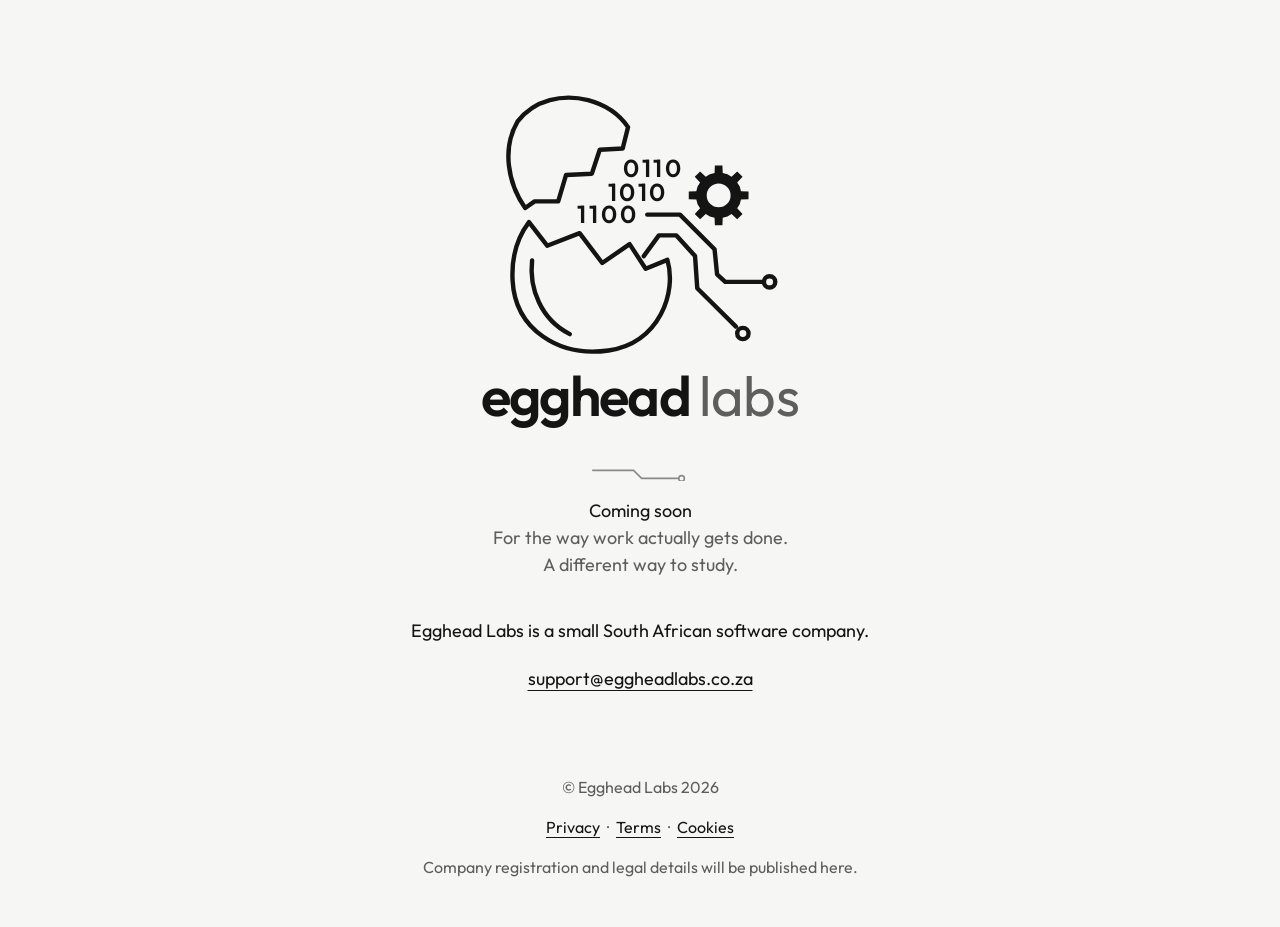
<file: index.html>
<!doctype html>
<html lang="en-ZA">
<head>
<meta charset="utf-8">
<meta name="viewport" content="width=device-width, initial-scale=1">
<title>Egghead Labs</title>
<meta name="theme-color" content="#F6F6F4" media="(prefers-color-scheme: light)">
<meta name="theme-color" content="#111111" media="(prefers-color-scheme: dark)">
<link rel="icon" href="assets/favicon.svg" type="image/svg+xml">
<meta name="description" content="Egghead Labs is a small South African software company.">
<link rel="preload" href="assets/fonts/outfit-latin-400-600.woff2" as="font" type="font/woff2" crossorigin>
<link rel="stylesheet" href="style.css">
</head>
<body>
<main>
  <div class="lockup">
      <svg class="mark" viewBox="40 50 890 845" fill="none" stroke="currentColor" stroke-width="14" stroke-linecap="round" stroke-linejoin="round" role="img" aria-label="Egghead mark: a cracked egg with its cap lifted, three rows of binary, a gear and two circuit traces">
  <path class="cap" d="M120 425 C64 345 46 235 96 150 C150 80 240 62 320 82 C380 98 420 128 447 168 L430 236 L357 240 L332 316 L250 320 L225 404 L150 404 Z"/>
  <g class="body">
    <path d="M132 470 L190 545 L293 505 L365 600 L452 540 L503 618 L572 590 C602 690 550 852 385 878 C228 900 88 812 80 655 C76 580 98 515 132 470 Z"/>
    <path d="M142 592 C132 680 170 780 262 826"/>
    <g class="bits" fill="currentColor" stroke="none" font-family="Outfit, system-ui, sans-serif" font-weight="600" font-size="78" lengthAdjust="spacing">
      <text x="430" y="327" textLength="186">0110</text>
      <text x="383" y="402" textLength="183">1010</text>
      <text x="285" y="472" textLength="186">1100</text>
    </g>
    <path class="gear" d="M707 318 L722 314 L723 290 L747 290 L748 314 L763 318 L776 326 L794 309 L811 326 L794 344 L802 357 L806 372 L830 373 L830 397 L806 398 L802 413 L794 426 L811 444 L794 461 L776 444 L763 452 L748 456 L747 480 L723 480 L722 456 L707 452 L694 444 L676 461 L659 444 L676 426 L668 413 L664 398 L640 397 L640 373 L664 372 L668 357 L676 344 L659 326 L676 309 L694 326 Z M773 385 A38 38 0 1 0 697 385 A38 38 0 1 0 773 385 Z" fill="currentColor" fill-rule="evenodd" stroke="none"/>
    <path d="M508 446 H612 L722 556 L730 636 L756 660 H876"/><circle cx="897" cy="660" r="18"/>
    <path d="M497 578 L545 512 H600 L660 578 L667 680 L790 802"/><circle cx="812" cy="824" r="18"/>
  </g>
      </svg>
    <h1>egghead <span class="labs">labs</span></h1>
  </div>
  <div class="soon">
    <svg class="trace" viewBox="0 0 120 16" fill="none" stroke="currentColor" stroke-width="2" stroke-linecap="round" aria-hidden="true" focusable="false"><path d="M1 3 H52 L62 13 H107"/><circle cx="112" cy="13" r="3.5"/></svg>
    <p class="lead">Coming soon</p>
    <p>For the way work actually gets done.</p>
    <p>A different way to study.</p>
  </div>
  <p class="fact">Egghead Labs is a small South African software company.</p>
  <p class="mail"><a href="mailto:support@eggheadlabs.co.za">support@eggheadlabs.co.za</a></p>
</main>
<footer>
  <p>&copy; Egghead Labs 2026</p>
  <p><a href="privacy/">Privacy</a> · <a href="terms/">Terms</a> · <a href="cookies/">Cookies</a></p>
  <p>Company registration and legal details will be published here.</p>
</footer>
</body>
</html>
</file>
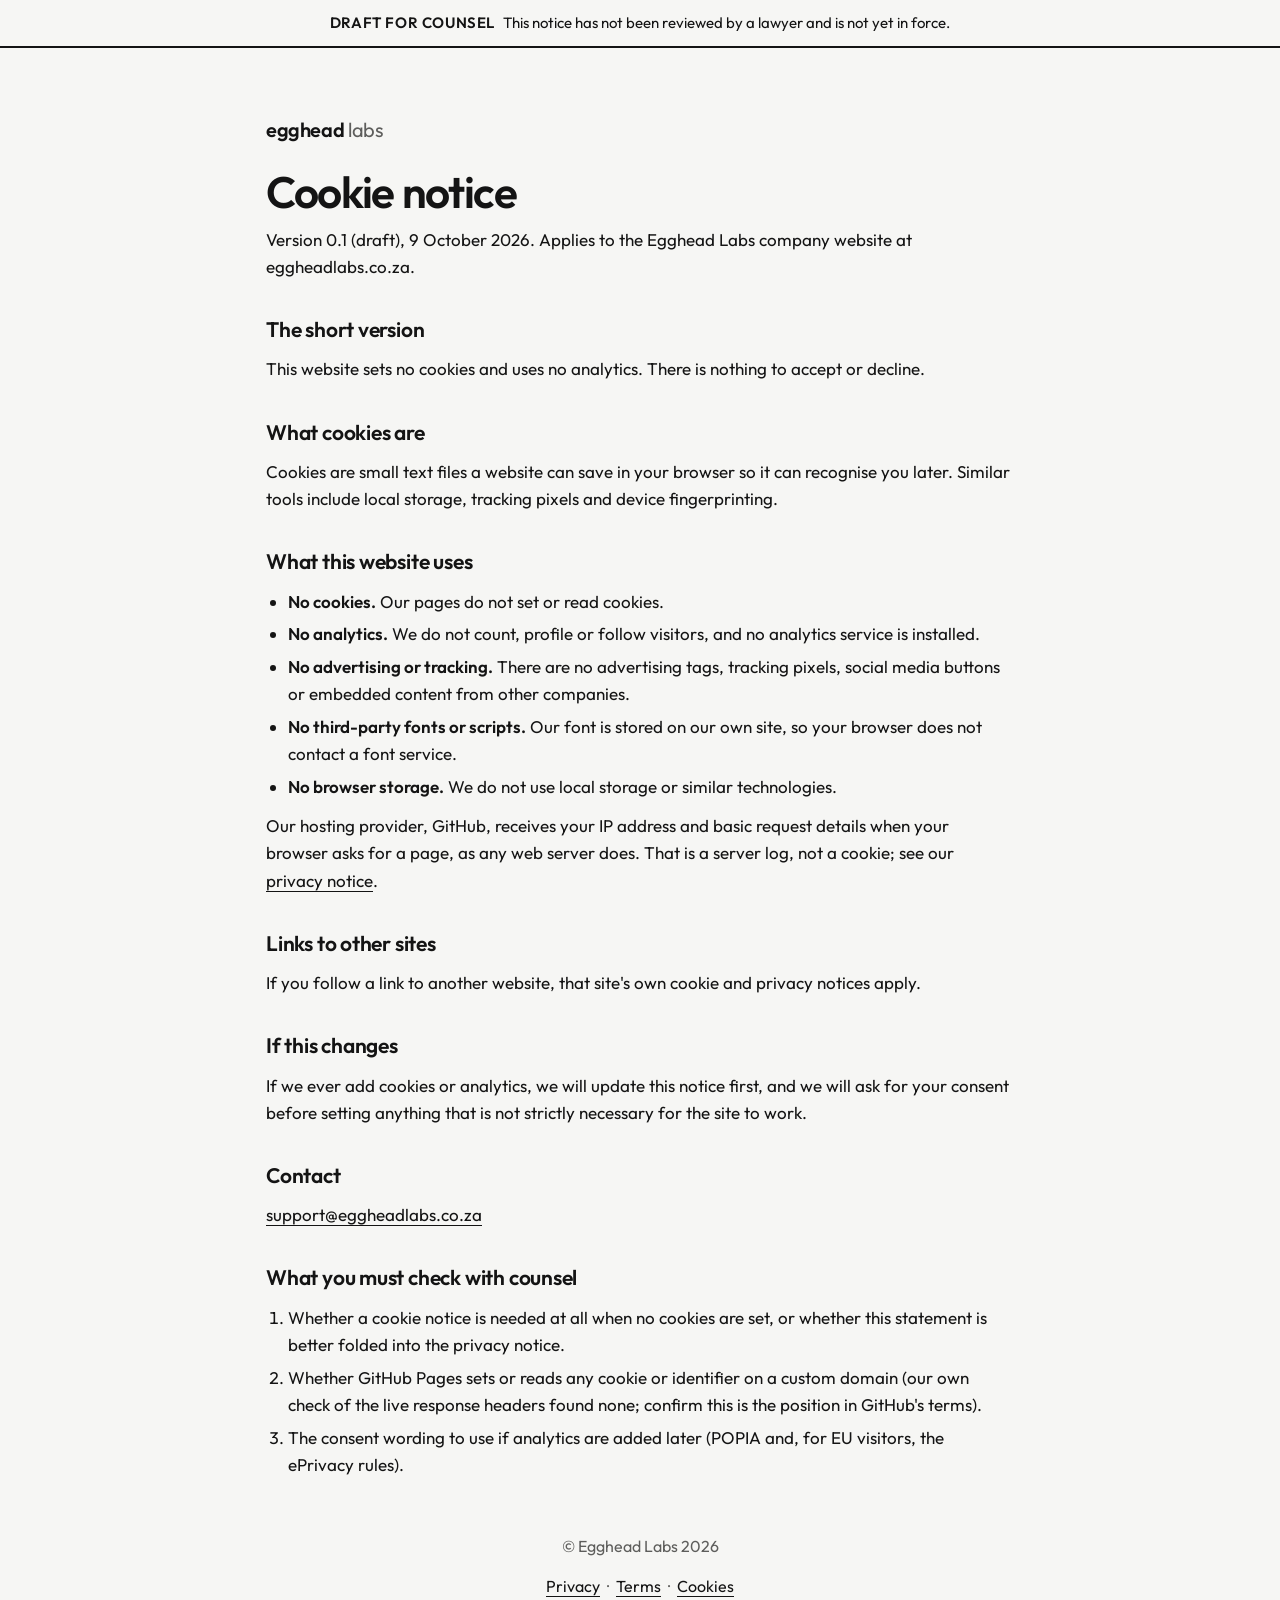
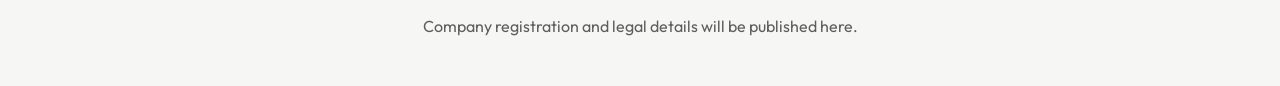
<file: cookies/index.html>
<!doctype html>
<html lang="en-ZA">
<head>
<meta charset="utf-8">
<meta name="viewport" content="width=device-width, initial-scale=1">
<title>Cookie notice | Egghead Labs</title>
<meta name="theme-color" content="#F6F6F4" media="(prefers-color-scheme: light)">
<meta name="theme-color" content="#111111" media="(prefers-color-scheme: dark)">
<link rel="icon" href="../assets/favicon.svg" type="image/svg+xml">
<meta name="description" content="Egghead Labs cookie notice: DRAFT FOR COUNSEL.">
<link rel="preload" href="../assets/fonts/outfit-latin-400-600.woff2" as="font" type="font/woff2" crossorigin>
<link rel="stylesheet" href="../style.css">
</head>
<body class="legal">
<div class="draft" role="status"><strong>DRAFT FOR COUNSEL</strong> This notice has not been reviewed by a lawyer and is not yet in force.</div>
<main>
<article class="prose">
<p class="home"><a href="../">egghead <span class="labs">labs</span></a></p>
<h1>Cookie notice</h1>
<p>Version 0.1 (draft), 9 October 2026. Applies to the Egghead Labs company website at eggheadlabs.co.za.</p>
<h2 id="the-short-version">The short version</h2>
<p>This website sets no cookies and uses no analytics. There is nothing to accept or decline.</p>
<h2 id="what-cookies-are">What cookies are</h2>
<p>Cookies are small text files a website can save in your browser so it can recognise you later. Similar tools include local storage, tracking pixels and device fingerprinting.</p>
<h2 id="what-this-website-uses">What this website uses</h2>
<ul><li><strong>No cookies.</strong> Our pages do not set or read cookies.</li><li><strong>No analytics.</strong> We do not count, profile or follow visitors, and no analytics service is installed.</li><li><strong>No advertising or tracking.</strong> There are no advertising tags, tracking pixels, social media buttons or embedded content from other companies.</li><li><strong>No third-party fonts or scripts.</strong> Our font is stored on our own site, so your browser does not contact a font service.</li><li><strong>No browser storage.</strong> We do not use local storage or similar technologies.</li></ul>
<p>Our hosting provider, GitHub, receives your IP address and basic request details when your browser asks for a page, as any web server does. That is a server log, not a cookie; see our <a href="../privacy/">privacy notice</a>.</p>
<h2 id="links-to-other-sites">Links to other sites</h2>
<p>If you follow a link to another website, that site's own cookie and privacy notices apply.</p>
<h2 id="if-this-changes">If this changes</h2>
<p>If we ever add cookies or analytics, we will update this notice first, and we will ask for your consent before setting anything that is not strictly necessary for the site to work.</p>
<h2 id="contact">Contact</h2>
<p><a href="mailto:support@eggheadlabs.co.za">support@eggheadlabs.co.za</a></p>
<h2 id="what-you-must-check-with-counsel">What you must check with counsel</h2>
<ol><li>Whether a cookie notice is needed at all when no cookies are set, or whether this statement is better folded into the privacy notice.</li><li>Whether GitHub Pages sets or reads any cookie or identifier on a custom domain (our own check of the live response headers found none; confirm this is the position in GitHub's terms).</li><li>The consent wording to use if analytics are added later (POPIA and, for EU visitors, the ePrivacy rules).</li></ol>
</article>
</main>
<footer>
  <p>&copy; Egghead Labs 2026</p>
  <p><a href="../privacy/">Privacy</a> · <a href="../terms/">Terms</a> · <a href="./" aria-current="page">Cookies</a></p>
  <p>Company registration and legal details will be published here.</p>
</footer>
</body>
</html>
</file>
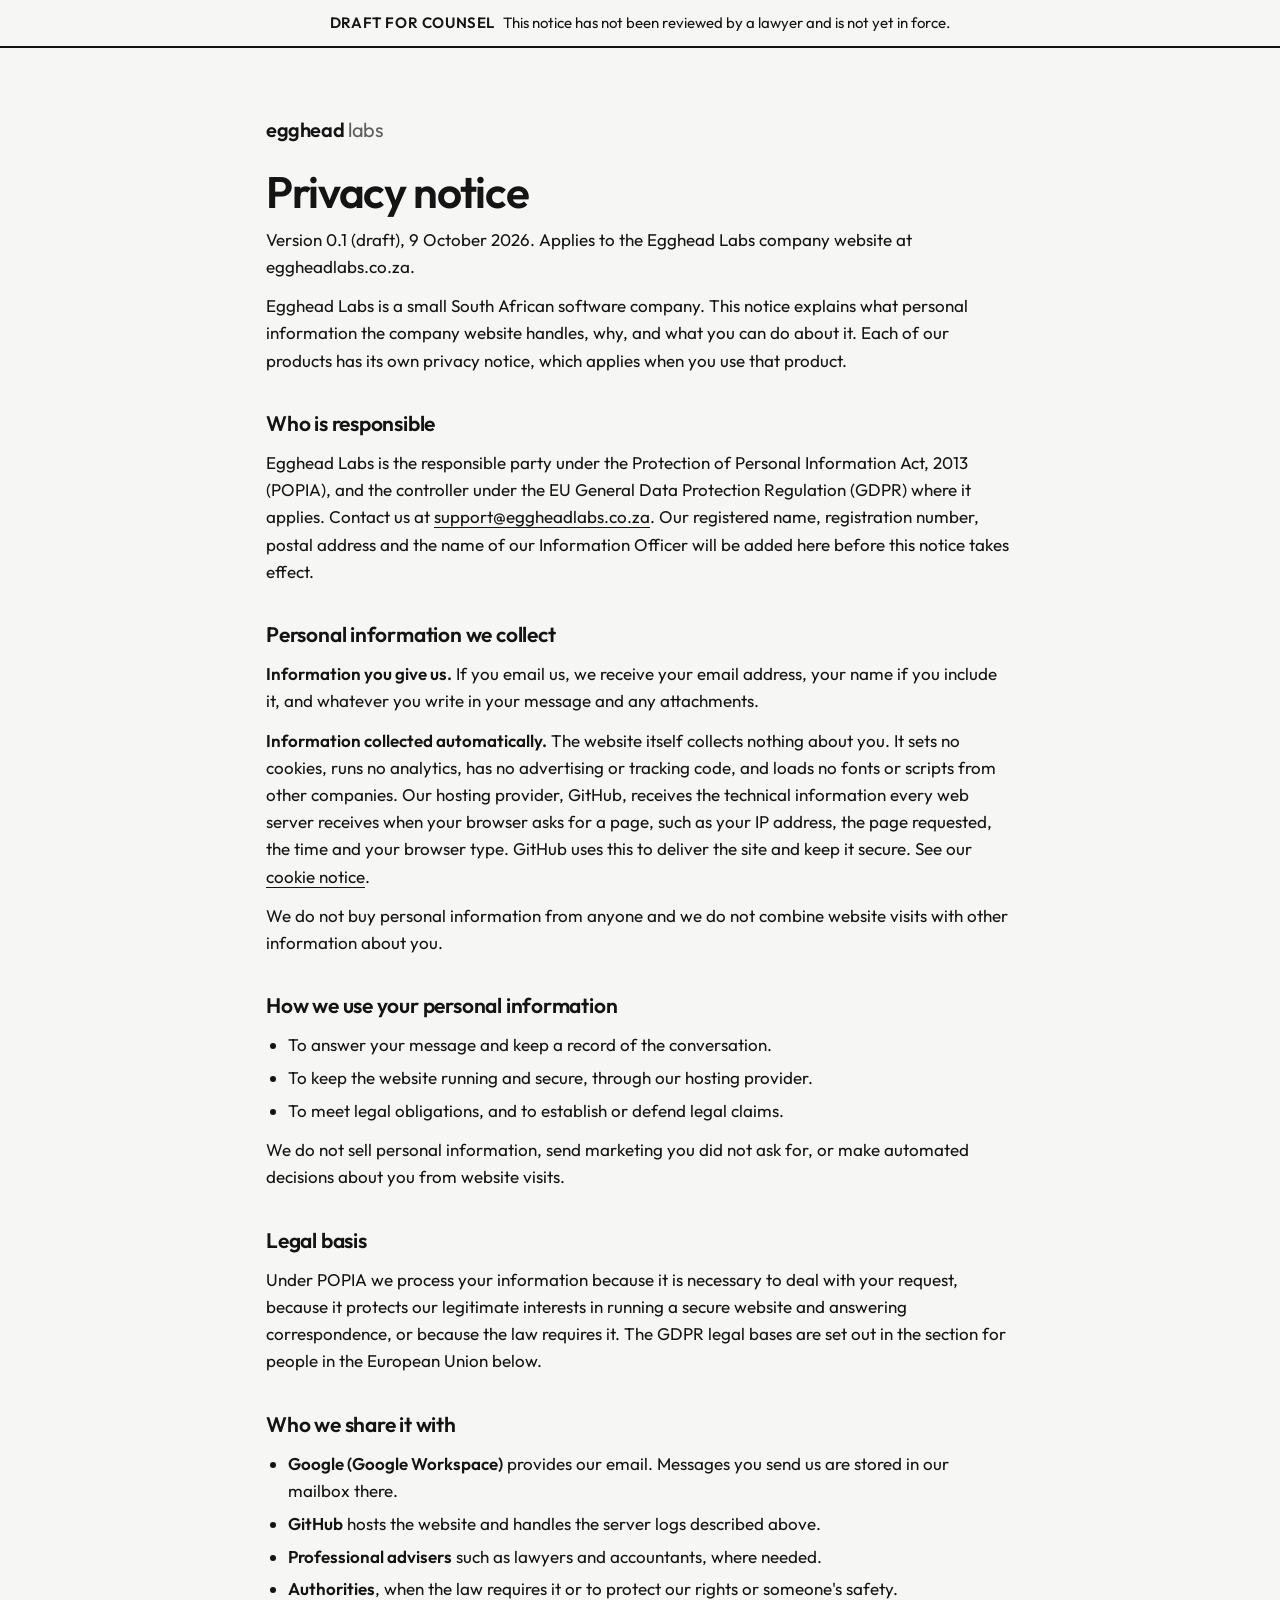
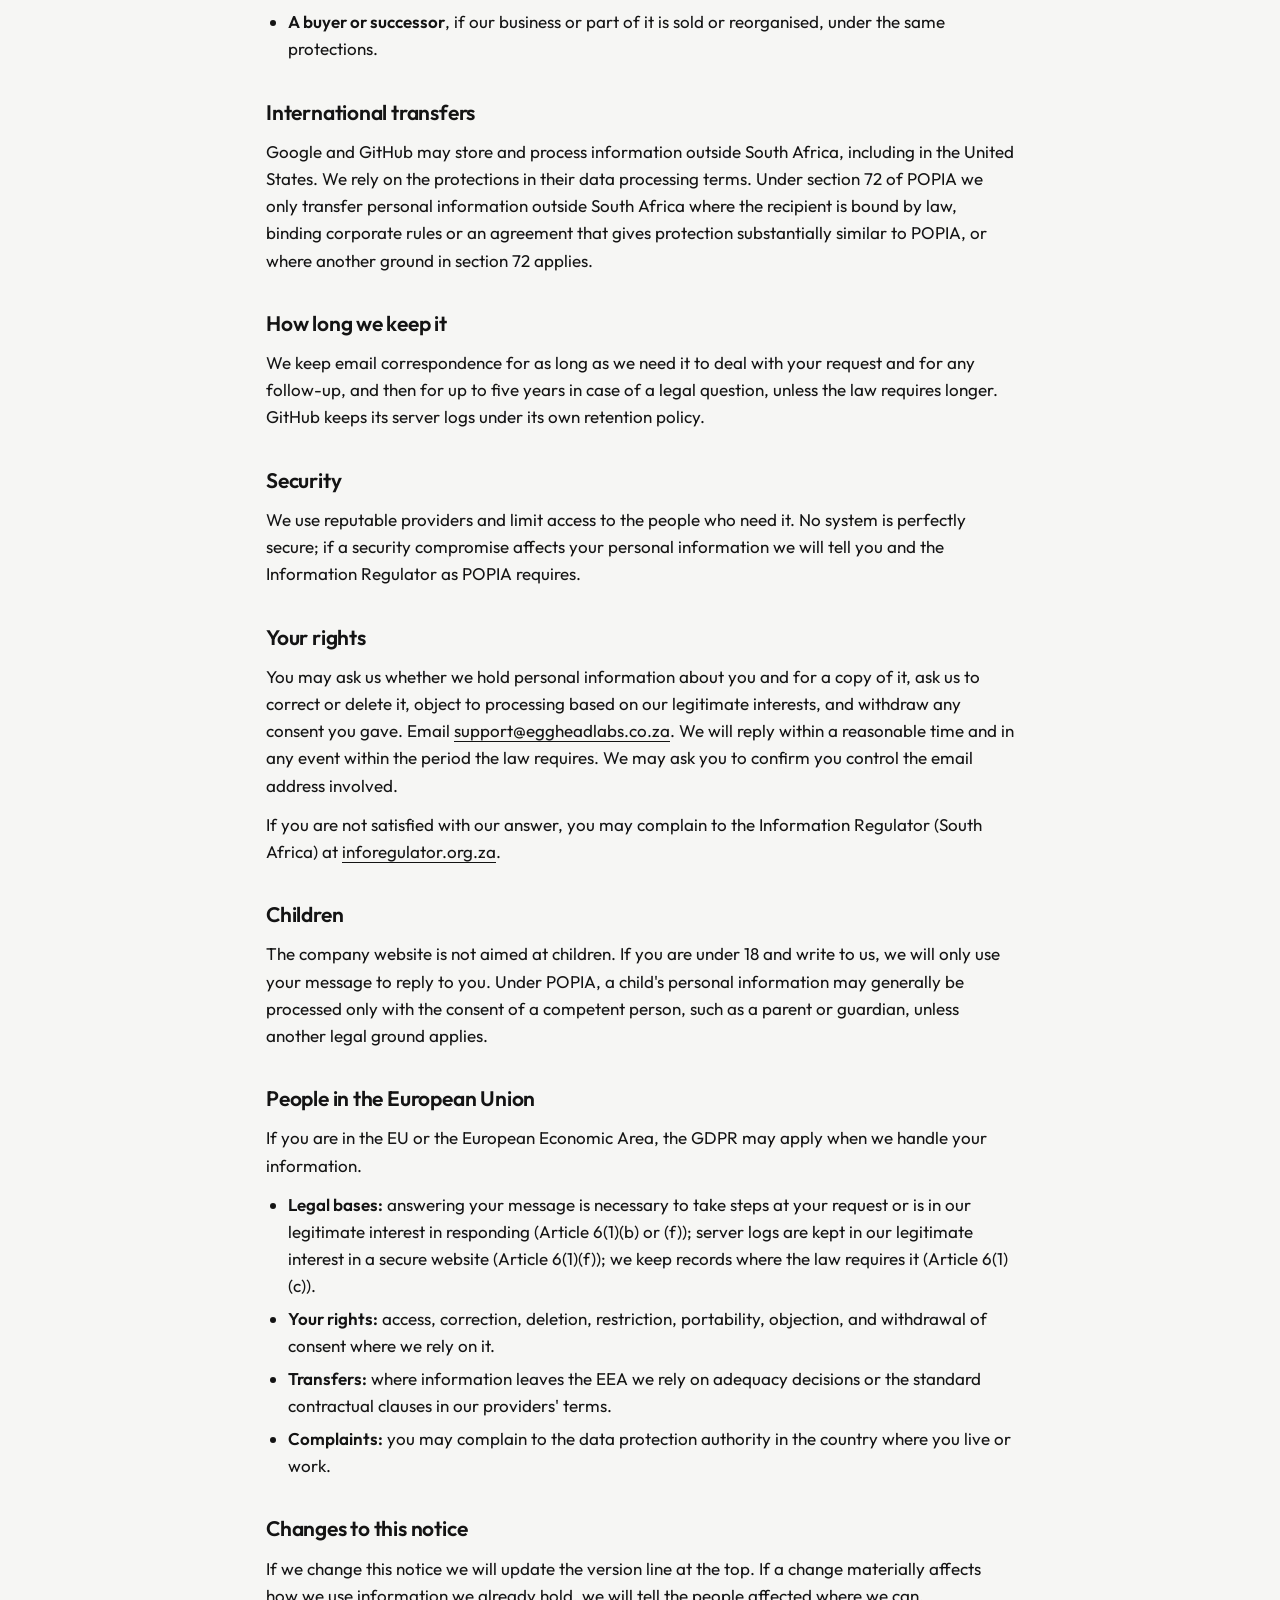
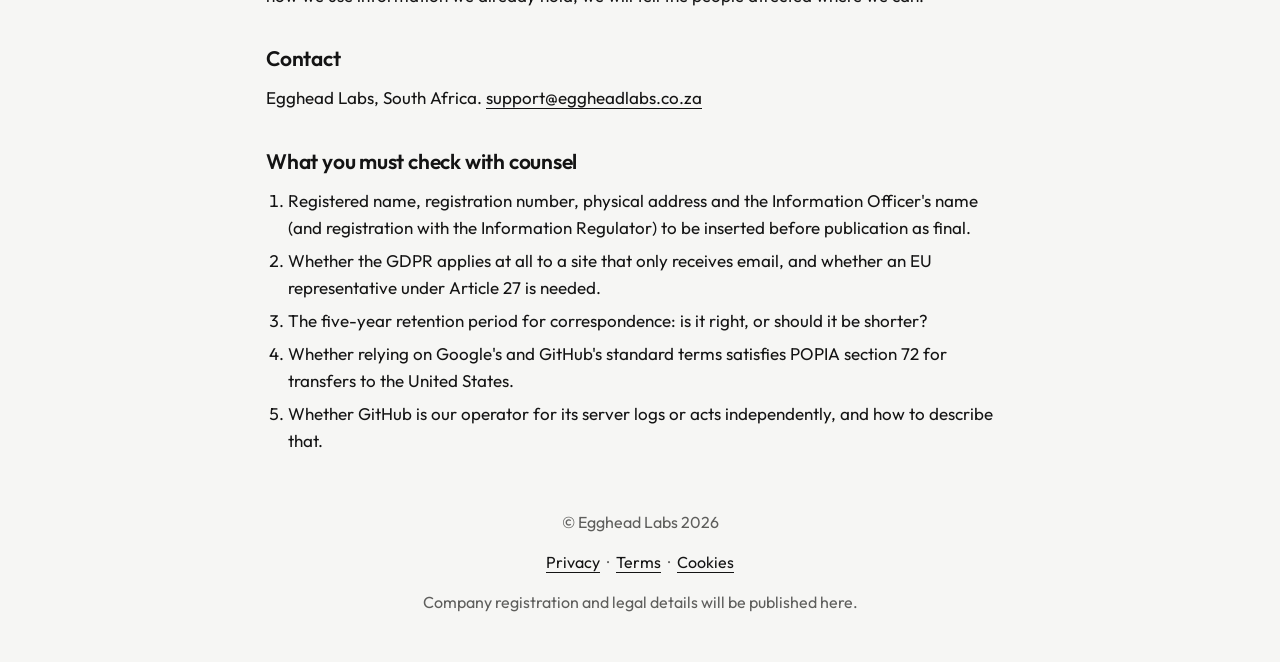
<file: privacy/index.html>
<!doctype html>
<html lang="en-ZA">
<head>
<meta charset="utf-8">
<meta name="viewport" content="width=device-width, initial-scale=1">
<title>Privacy notice | Egghead Labs</title>
<meta name="theme-color" content="#F6F6F4" media="(prefers-color-scheme: light)">
<meta name="theme-color" content="#111111" media="(prefers-color-scheme: dark)">
<link rel="icon" href="../assets/favicon.svg" type="image/svg+xml">
<meta name="description" content="Egghead Labs privacy notice: DRAFT FOR COUNSEL.">
<link rel="preload" href="../assets/fonts/outfit-latin-400-600.woff2" as="font" type="font/woff2" crossorigin>
<link rel="stylesheet" href="../style.css">
</head>
<body class="legal">
<div class="draft" role="status"><strong>DRAFT FOR COUNSEL</strong> This notice has not been reviewed by a lawyer and is not yet in force.</div>
<main>
<article class="prose">
<p class="home"><a href="../">egghead <span class="labs">labs</span></a></p>
<h1>Privacy notice</h1>
<p>Version 0.1 (draft), 9 October 2026. Applies to the Egghead Labs company website at eggheadlabs.co.za.</p><p>Egghead Labs is a small South African software company. This notice explains what personal information the company website handles, why, and what you can do about it. Each of our products has its own privacy notice, which applies when you use that product.</p>
<h2 id="who-is-responsible">Who is responsible</h2>
<p>Egghead Labs is the responsible party under the Protection of Personal Information Act, 2013 (POPIA), and the controller under the EU General Data Protection Regulation (GDPR) where it applies. Contact us at <a href="mailto:support@eggheadlabs.co.za">support@eggheadlabs.co.za</a>. Our registered name, registration number, postal address and the name of our Information Officer will be added here before this notice takes effect.</p>
<h2 id="personal-information-we-collect">Personal information we collect</h2>
<p><strong>Information you give us.</strong> If you email us, we receive your email address, your name if you include it, and whatever you write in your message and any attachments.</p>
<p><strong>Information collected automatically.</strong> The website itself collects nothing about you. It sets no cookies, runs no analytics, has no advertising or tracking code, and loads no fonts or scripts from other companies. Our hosting provider, GitHub, receives the technical information every web server receives when your browser asks for a page, such as your IP address, the page requested, the time and your browser type. GitHub uses this to deliver the site and keep it secure. See our <a href="../cookies/">cookie notice</a>.</p>
<p>We do not buy personal information from anyone and we do not combine website visits with other information about you.</p>
<h2 id="how-we-use-your-personal-information">How we use your personal information</h2>
<ul><li>To answer your message and keep a record of the conversation.</li><li>To keep the website running and secure, through our hosting provider.</li><li>To meet legal obligations, and to establish or defend legal claims.</li></ul>
<p>We do not sell personal information, send marketing you did not ask for, or make automated decisions about you from website visits.</p>
<h2 id="legal-basis">Legal basis</h2>
<p>Under POPIA we process your information because it is necessary to deal with your request, because it protects our legitimate interests in running a secure website and answering correspondence, or because the law requires it. The GDPR legal bases are set out in the section for people in the European Union below.</p>
<h2 id="who-we-share-it-with">Who we share it with</h2>
<ul><li><strong>Google (Google Workspace)</strong> provides our email. Messages you send us are stored in our mailbox there.</li><li><strong>GitHub</strong> hosts the website and handles the server logs described above.</li><li><strong>Professional advisers</strong> such as lawyers and accountants, where needed.</li><li><strong>Authorities</strong>, when the law requires it or to protect our rights or someone's safety.</li><li><strong>A buyer or successor</strong>, if our business or part of it is sold or reorganised, under the same protections.</li></ul>
<h2 id="international-transfers">International transfers</h2>
<p>Google and GitHub may store and process information outside South Africa, including in the United States. We rely on the protections in their data processing terms. Under section 72 of POPIA we only transfer personal information outside South Africa where the recipient is bound by law, binding corporate rules or an agreement that gives protection substantially similar to POPIA, or where another ground in section 72 applies.</p>
<h2 id="how-long-we-keep-it">How long we keep it</h2>
<p>We keep email correspondence for as long as we need it to deal with your request and for any follow-up, and then for up to five years in case of a legal question, unless the law requires longer. GitHub keeps its server logs under its own retention policy.</p>
<h2 id="security">Security</h2>
<p>We use reputable providers and limit access to the people who need it. No system is perfectly secure; if a security compromise affects your personal information we will tell you and the Information Regulator as POPIA requires.</p>
<h2 id="your-rights">Your rights</h2>
<p>You may ask us whether we hold personal information about you and for a copy of it, ask us to correct or delete it, object to processing based on our legitimate interests, and withdraw any consent you gave. Email <a href="mailto:support@eggheadlabs.co.za">support@eggheadlabs.co.za</a>. We will reply within a reasonable time and in any event within the period the law requires. We may ask you to confirm you control the email address involved.</p>
<p>If you are not satisfied with our answer, you may complain to the Information Regulator (South Africa) at <a href="https://inforegulator.org.za/">inforegulator.org.za</a>.</p>
<h2 id="children">Children</h2>
<p>The company website is not aimed at children. If you are under 18 and write to us, we will only use your message to reply to you. Under POPIA, a child's personal information may generally be processed only with the consent of a competent person, such as a parent or guardian, unless another legal ground applies.</p>
<h2 id="people-in-the-european-union">People in the European Union</h2>
<p>If you are in the EU or the European Economic Area, the GDPR may apply when we handle your information.</p>
<ul><li><strong>Legal bases:</strong> answering your message is necessary to take steps at your request or is in our legitimate interest in responding (Article 6(1)(b) or (f)); server logs are kept in our legitimate interest in a secure website (Article 6(1)(f)); we keep records where the law requires it (Article 6(1)(c)).</li><li><strong>Your rights:</strong> access, correction, deletion, restriction, portability, objection, and withdrawal of consent where we rely on it.</li><li><strong>Transfers:</strong> where information leaves the EEA we rely on adequacy decisions or the standard contractual clauses in our providers' terms.</li><li><strong>Complaints:</strong> you may complain to the data protection authority in the country where you live or work.</li></ul>
<h2 id="changes-to-this-notice">Changes to this notice</h2>
<p>If we change this notice we will update the version line at the top. If a change materially affects how we use information we already hold, we will tell the people affected where we can.</p>
<h2 id="contact">Contact</h2>
<p>Egghead Labs, South Africa. <a href="mailto:support@eggheadlabs.co.za">support@eggheadlabs.co.za</a></p>
<h2 id="what-you-must-check-with-counsel">What you must check with counsel</h2>
<ol><li>Registered name, registration number, physical address and the Information Officer's name (and registration with the Information Regulator) to be inserted before publication as final.</li><li>Whether the GDPR applies at all to a site that only receives email, and whether an EU representative under Article 27 is needed.</li><li>The five-year retention period for correspondence: is it right, or should it be shorter?</li><li>Whether relying on Google's and GitHub's standard terms satisfies POPIA section 72 for transfers to the United States.</li><li>Whether GitHub is our operator for its server logs or acts independently, and how to describe that.</li></ol>
</article>
</main>
<footer>
  <p>&copy; Egghead Labs 2026</p>
  <p><a href="./" aria-current="page">Privacy</a> · <a href="../terms/">Terms</a> · <a href="../cookies/">Cookies</a></p>
  <p>Company registration and legal details will be published here.</p>
</footer>
</body>
</html>
</file>
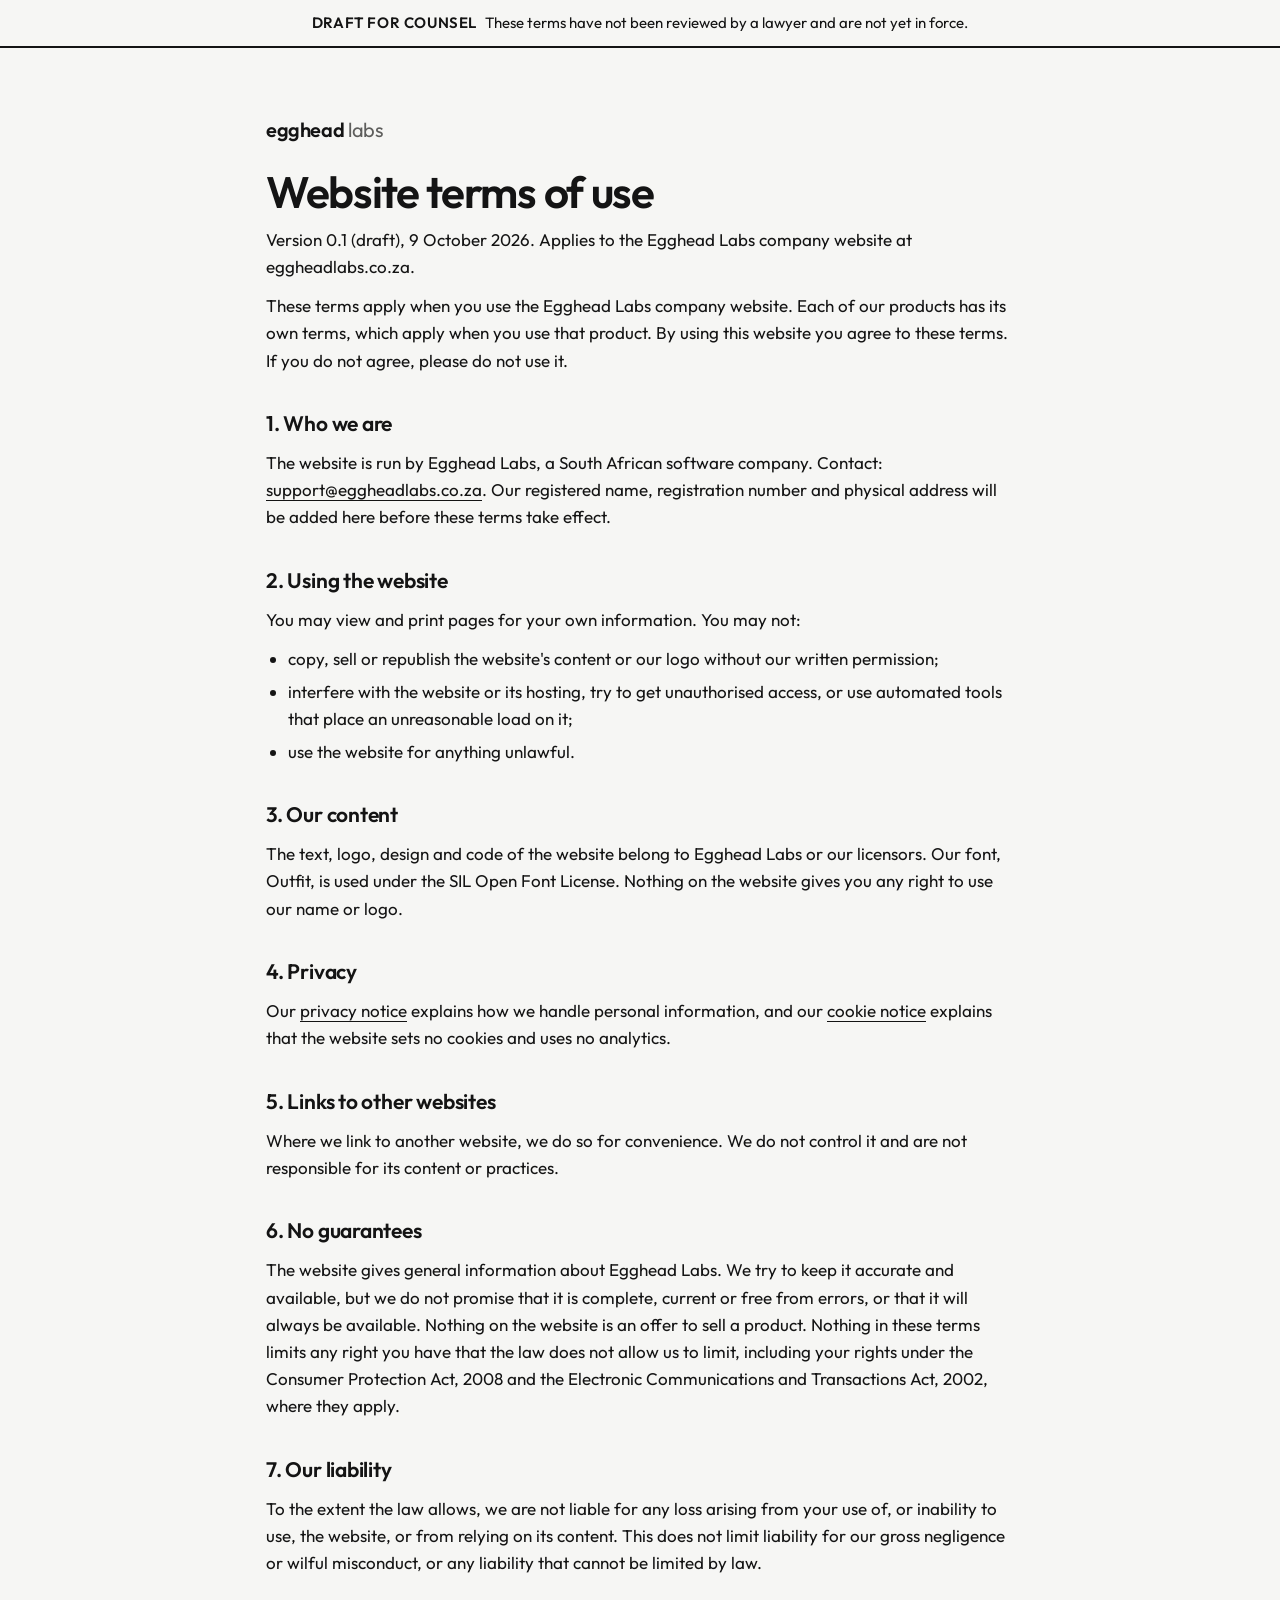
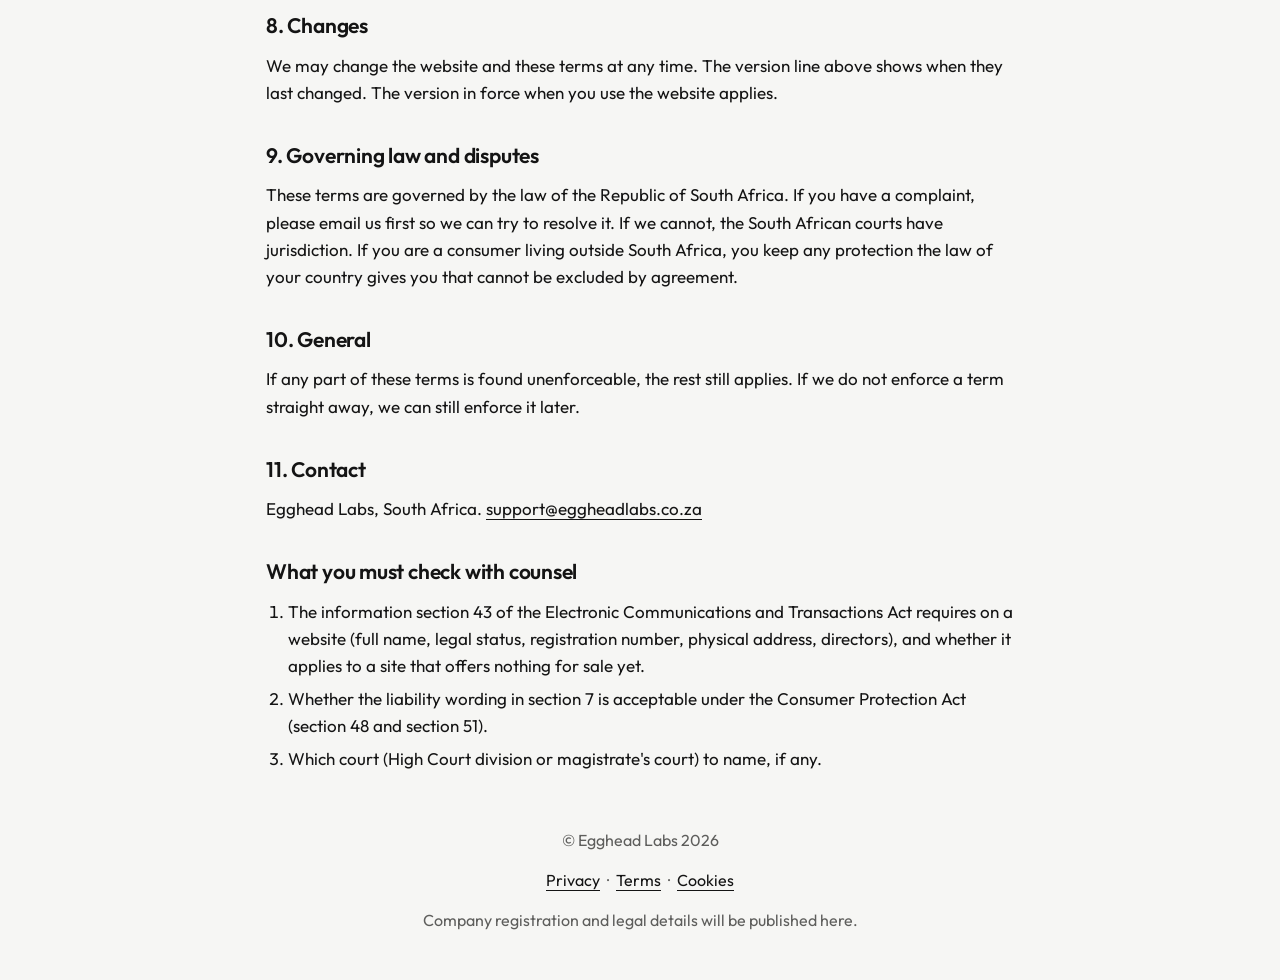
<file: terms/index.html>
<!doctype html>
<html lang="en-ZA">
<head>
<meta charset="utf-8">
<meta name="viewport" content="width=device-width, initial-scale=1">
<title>Website terms of use | Egghead Labs</title>
<meta name="theme-color" content="#F6F6F4" media="(prefers-color-scheme: light)">
<meta name="theme-color" content="#111111" media="(prefers-color-scheme: dark)">
<link rel="icon" href="../assets/favicon.svg" type="image/svg+xml">
<meta name="description" content="Egghead Labs website terms of use: DRAFT FOR COUNSEL.">
<link rel="preload" href="../assets/fonts/outfit-latin-400-600.woff2" as="font" type="font/woff2" crossorigin>
<link rel="stylesheet" href="../style.css">
</head>
<body class="legal">
<div class="draft" role="status"><strong>DRAFT FOR COUNSEL</strong> These terms have not been reviewed by a lawyer and are not yet in force.</div>
<main>
<article class="prose">
<p class="home"><a href="../">egghead <span class="labs">labs</span></a></p>
<h1>Website terms of use</h1>
<p>Version 0.1 (draft), 9 October 2026. Applies to the Egghead Labs company website at eggheadlabs.co.za.</p><p>These terms apply when you use the Egghead Labs company website. Each of our products has its own terms, which apply when you use that product. By using this website you agree to these terms. If you do not agree, please do not use it.</p>
<h2 id="1-who-we-are">1. Who we are</h2>
<p>The website is run by Egghead Labs, a South African software company. Contact: <a href="mailto:support@eggheadlabs.co.za">support@eggheadlabs.co.za</a>. Our registered name, registration number and physical address will be added here before these terms take effect.</p>
<h2 id="2-using-the-website">2. Using the website</h2>
<p>You may view and print pages for your own information. You may not:</p>
<ul><li>copy, sell or republish the website's content or our logo without our written permission;</li><li>interfere with the website or its hosting, try to get unauthorised access, or use automated tools that place an unreasonable load on it;</li><li>use the website for anything unlawful.</li></ul>
<h2 id="3-our-content">3. Our content</h2>
<p>The text, logo, design and code of the website belong to Egghead Labs or our licensors. Our font, Outfit, is used under the SIL Open Font License. Nothing on the website gives you any right to use our name or logo.</p>
<h2 id="4-privacy">4. Privacy</h2>
<p>Our <a href="../privacy/">privacy notice</a> explains how we handle personal information, and our <a href="../cookies/">cookie notice</a> explains that the website sets no cookies and uses no analytics.</p>
<h2 id="5-links-to-other-websites">5. Links to other websites</h2>
<p>Where we link to another website, we do so for convenience. We do not control it and are not responsible for its content or practices.</p>
<h2 id="6-no-guarantees">6. No guarantees</h2>
<p>The website gives general information about Egghead Labs. We try to keep it accurate and available, but we do not promise that it is complete, current or free from errors, or that it will always be available. Nothing on the website is an offer to sell a product. Nothing in these terms limits any right you have that the law does not allow us to limit, including your rights under the Consumer Protection Act, 2008 and the Electronic Communications and Transactions Act, 2002, where they apply.</p>
<h2 id="7-our-liability">7. Our liability</h2>
<p>To the extent the law allows, we are not liable for any loss arising from your use of, or inability to use, the website, or from relying on its content. This does not limit liability for our gross negligence or wilful misconduct, or any liability that cannot be limited by law.</p>
<h2 id="8-changes">8. Changes</h2>
<p>We may change the website and these terms at any time. The version line above shows when they last changed. The version in force when you use the website applies.</p>
<h2 id="9-governing-law-and-disputes">9. Governing law and disputes</h2>
<p>These terms are governed by the law of the Republic of South Africa. If you have a complaint, please email us first so we can try to resolve it. If we cannot, the South African courts have jurisdiction. If you are a consumer living outside South Africa, you keep any protection the law of your country gives you that cannot be excluded by agreement.</p>
<h2 id="10-general">10. General</h2>
<p>If any part of these terms is found unenforceable, the rest still applies. If we do not enforce a term straight away, we can still enforce it later.</p>
<h2 id="11-contact">11. Contact</h2>
<p>Egghead Labs, South Africa. <a href="mailto:support@eggheadlabs.co.za">support@eggheadlabs.co.za</a></p>
<h2 id="what-you-must-check-with-counsel">What you must check with counsel</h2>
<ol><li>The information section 43 of the Electronic Communications and Transactions Act requires on a website (full name, legal status, registration number, physical address, directors), and whether it applies to a site that offers nothing for sale yet.</li><li>Whether the liability wording in section 7 is acceptable under the Consumer Protection Act (section 48 and section 51).</li><li>Which court (High Court division or magistrate's court) to name, if any.</li></ol>
</article>
</main>
<footer>
  <p>&copy; Egghead Labs 2026</p>
  <p><a href="../privacy/">Privacy</a> · <a href="./" aria-current="page">Terms</a> · <a href="../cookies/">Cookies</a></p>
  <p>Company registration and legal details will be published here.</p>
</footer>
</body>
</html>
</file>
<file: style.css>
@font-face {
  font-family: "Outfit"; font-style: normal; font-weight: 400 600; font-display: swap;
  src: url("assets/fonts/outfit-latin-400-600.woff2") format("woff2");
}
:root {
  --ground: #F6F6F4;   /* neutral near-white, no warm cast */
  --ink: #141414;      /* text and mark */
  --quiet: #5E5E5C;    /* secondary text */
  --line: #8A8A88;     /* the trace rule only (non-text, 3:1+) */
  color-scheme: light dark;
}
@media (prefers-color-scheme: dark) {
  :root { --ground: #111111; --ink: #F2F2F2; --quiet: #A6A6A4; --line: #7A7A78; }
}
* { box-sizing: border-box; margin: 0; }
html, body { background: var(--ground); }
body {
  color: var(--ink);
  font-family: "Outfit", system-ui, sans-serif;
  font-weight: 400;
  -webkit-font-smoothing: antialiased;
  min-height: 100svh;
  display: flex; flex-direction: column;
}
main {
  flex: 1;
  display: flex; flex-direction: column; align-items: center; justify-content: center;
  padding: clamp(3rem, 10vh, 7rem) 1.25rem 2rem;
  text-align: center;
}

/* The adopted mark, one stroke weight, drawn in the text colour. */
.lockup { display: flex; flex-direction: column; align-items: center; }
.mark { width: min(280px, 62vw); height: auto; color: var(--ink); overflow: visible; }
h1 {
  margin-top: .75rem;
  font-size: clamp(2.5rem, 2rem + 2.2vw, 3.5rem);
  font-weight: 600; line-height: 1; letter-spacing: -0.03em;
}
.labs { font-weight: 400; color: var(--quiet); letter-spacing: -0.01em; }

.soon {
  margin-top: 2.75rem;
  font-size: 1.125rem; line-height: 1.5; color: var(--quiet); text-wrap: balance;
}
.trace { display: block; width: 96px; height: auto; margin: 0 auto 1rem; color: var(--line); }
.lead { color: var(--ink); }

.fact { margin-top: 2.5rem; font-size: 1.125rem; max-width: 42ch; line-height: 1.4; text-wrap: balance; }
.mail { margin-top: .75rem; font-size: 1.125rem; }
a {
  color: var(--ink);
  text-decoration: underline; text-decoration-thickness: 1px; text-underline-offset: .25em;
  display: inline-flex; align-items: center; min-height: 48px; padding-inline: .25rem;
  overflow-wrap: anywhere;
}
a:hover { color: var(--quiet); }
a:focus-visible { outline: 2px solid var(--ink); outline-offset: 3px; border-radius: 2px; }

footer {
  padding: 2.5rem 1.25rem 3rem;
  text-align: center; font-size: 1rem; line-height: 1.5; color: var(--quiet); text-wrap: balance;
}
footer p + p { margin-top: .25rem; }


/* Legal pages (privacy, terms, cookies): same tokens and font, left-aligned reading column. */
.draft {
  padding: .75rem 1.25rem; text-align: center; font-size: .9375rem; line-height: 1.45;
  color: var(--ink); border-bottom: 2px solid var(--ink); text-wrap: balance;
}
.draft strong { font-weight: 600; letter-spacing: .04em; margin-right: .35em; }
.legal main { display: block; text-align: left; padding: clamp(2rem, 6vh, 4rem) 1.25rem 1rem; }
.prose { max-width: 68ch; margin: 0 auto; font-size: 1.0625rem; line-height: 1.6; }
.prose .home { margin-bottom: 1.5rem; font-size: 1.25rem; font-weight: 600; letter-spacing: -0.02em; }
.prose .home a { text-decoration: none; min-height: 48px; padding-inline: 0; }
.prose h1 { margin-top: 0; font-size: clamp(2rem, 1.7rem + 1.5vw, 2.75rem); }
.prose h2 { margin-top: 2.25rem; font-size: 1.3125rem; font-weight: 600; line-height: 1.3; letter-spacing: -0.01em; }
.prose p, .prose ul, .prose ol { margin-top: .75rem; }
.prose ul, .prose ol { padding-left: 1.4rem; }
.prose li + li { margin-top: .35rem; }
.prose strong { font-weight: 600; }
.prose a, .legal footer a { display: inline; min-height: 0; padding: 0; }
.legal footer a { display: inline-block; padding: .75rem .25rem; }
</file>
